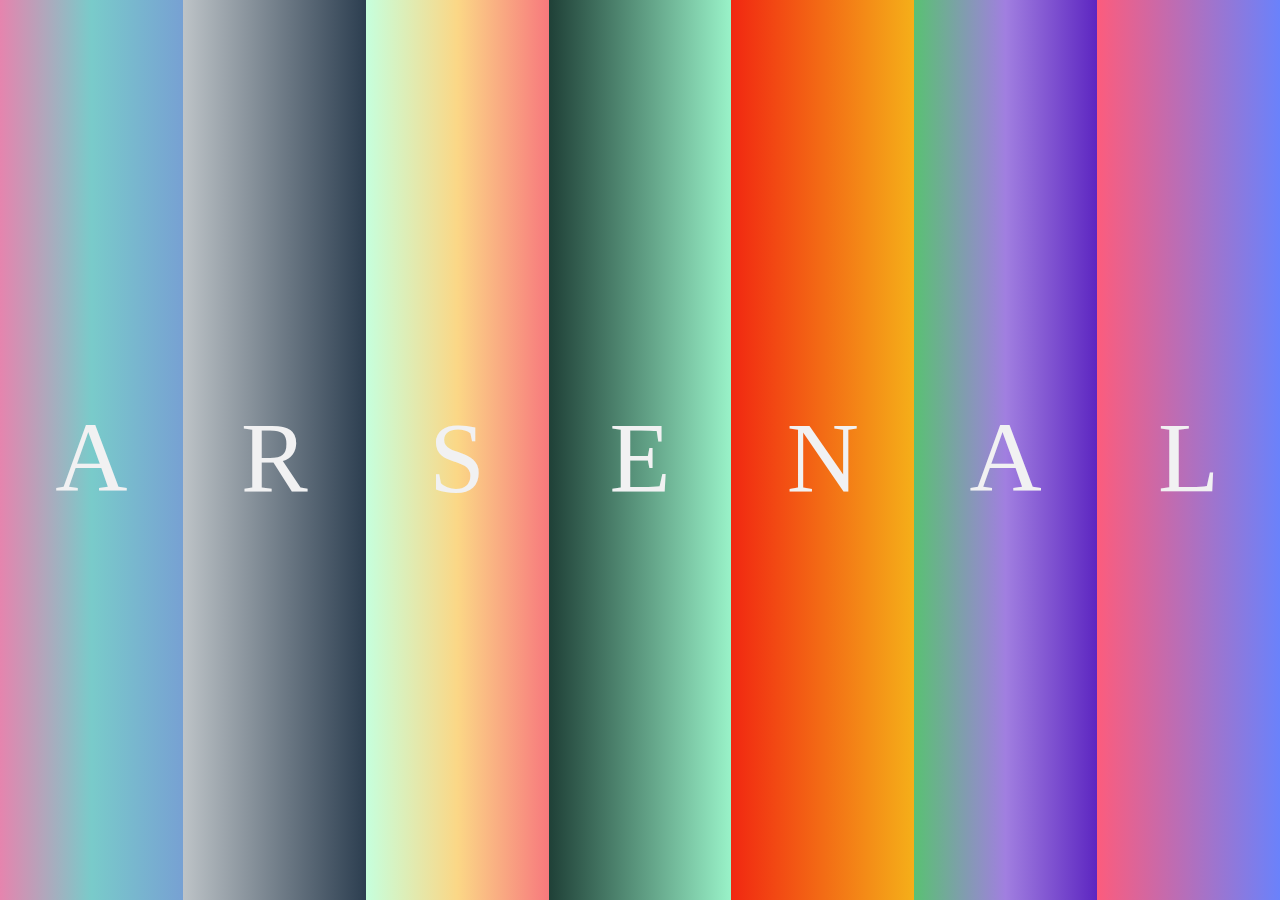
<file: gradient/index.html>
<!DOCTYPE html>
<html lang="en">
  <head>
    <meta charset="UTF-8" />
    <meta http-equiv="X-UA-Compatible" content="IE=edge" />
    <meta name="viewport" content="width=device-width, initial-scale=1.0" />
    <title>Document</title>
    <link rel="stylesheet" href="style.css" />
  </head>
  <body>
    <div class="main">
      <div class="main2">
        <div class="A"><p>A</p></div>
        <div class="R"><p>R</p></div>
        <div class="S"><p>S</p></div>
        <div class="E"><p>E</p></div>
        <div class="N"><p>N</p></div>
        <div class="A1"><p>A</p></div>
        <div class="L"><p>L</p></div>
      </div>
    </div>
  </body>
</html>
</file>
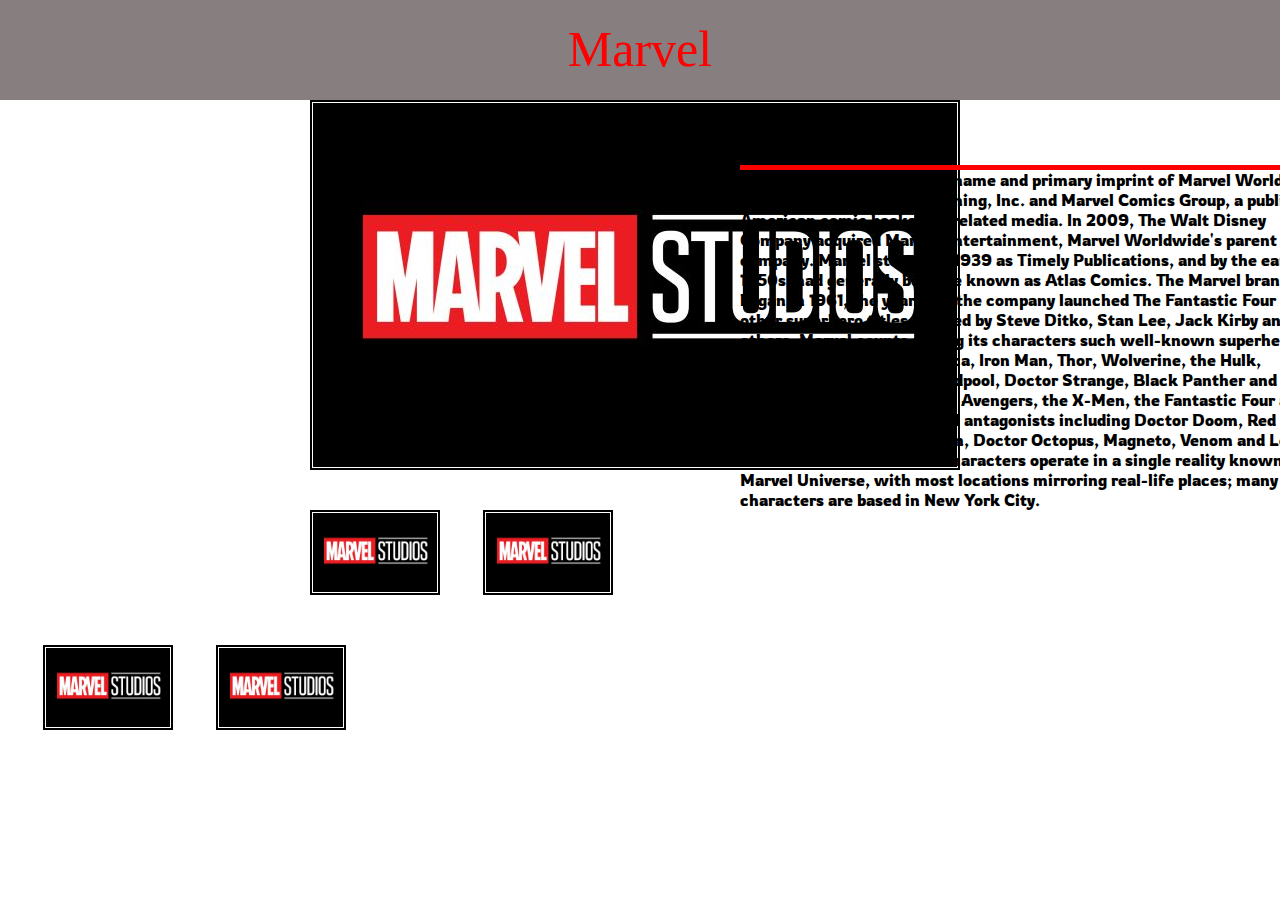
<file: Marvel/index.html>
<!DOCTYPE html>
<html lang="en">
  <head>
    <meta charset="UTF-8" />
    <meta http-equiv="X-UA-Compatible" content="IE=edge" />
    <meta name="viewport" content="width=device-width, initial-scale=1.0" />
    <title>Document</title>
    <link rel="stylesheet" href="style.css" />
  </head>
  <body>
    <div class="main">
      <div class="head">Marvel</div>
      <div class="LeftCont">
        <div class="img">
          <div class="bigImg">
            <img src="./assets/img/Marvel_Studios_logo.jpg" alt="M" />
          </div>
        </div>
        <div class="sm">
          <img src="./assets/img/Marvel_Studios_logo.jpg" alt="" />
        </div>
        <div class="sm2">
          <img src="./assets/img/Marvel_Studios_logo.jpg" alt="" />
        </div>
        <div class="sm3">
          <img src="./assets/img/Marvel_Studios_logo.jpg" alt="" />
        </div>
        <div class="sm4">
          <img src="./assets/img/Marvel_Studios_logo.jpg" alt="" />
        </div>
      </div>
      <div class="RightCont">
        <div class="text">
          <h1>About marvel</h1>
          <p>
            Marvel Comics is the brand name and primary imprint of Marvel
            Worldwide Inc., formerly Marvel Publishing, Inc. and Marvel Comics
            Group, a publisher of American comic books and related media. In
            2009, The Walt Disney Company acquired Marvel Entertainment, Marvel
            Worldwide's parent company. Marvel started in 1939 as Timely
            Publications, and by the early 1950s, had generally become known as
            Atlas Comics. The Marvel branding began in 1961, the year that the
            company launched The Fantastic Four and other superhero titles
            created by Steve Ditko, Stan Lee, Jack Kirby and many others. Marvel
            counts among its characters such well-known superheroes as
            Spider-Man, Captain America, Iron Man, Thor, Wolverine, the Hulk,
            Daredevil, Ghost Rider, Deadpool, Doctor Strange, Black Panther and
            the Punisher, such teams as the Avengers, the X-Men, the Fantastic
            Four and the Guardians of the Galaxy, and antagonists including
            Doctor Doom, Red Skull, Green Goblin, Thanos, Ultron, Doctor
            Octopus, Magneto, Venom and Loki. Most of Marvel's fictional
            characters operate in a single reality known as the Marvel Universe,
            with most locations mirroring real-life places; many major
            characters are based in New York City.
          </p>
        </div>
      </div>
    </div>
  </body>
</html>
</file>
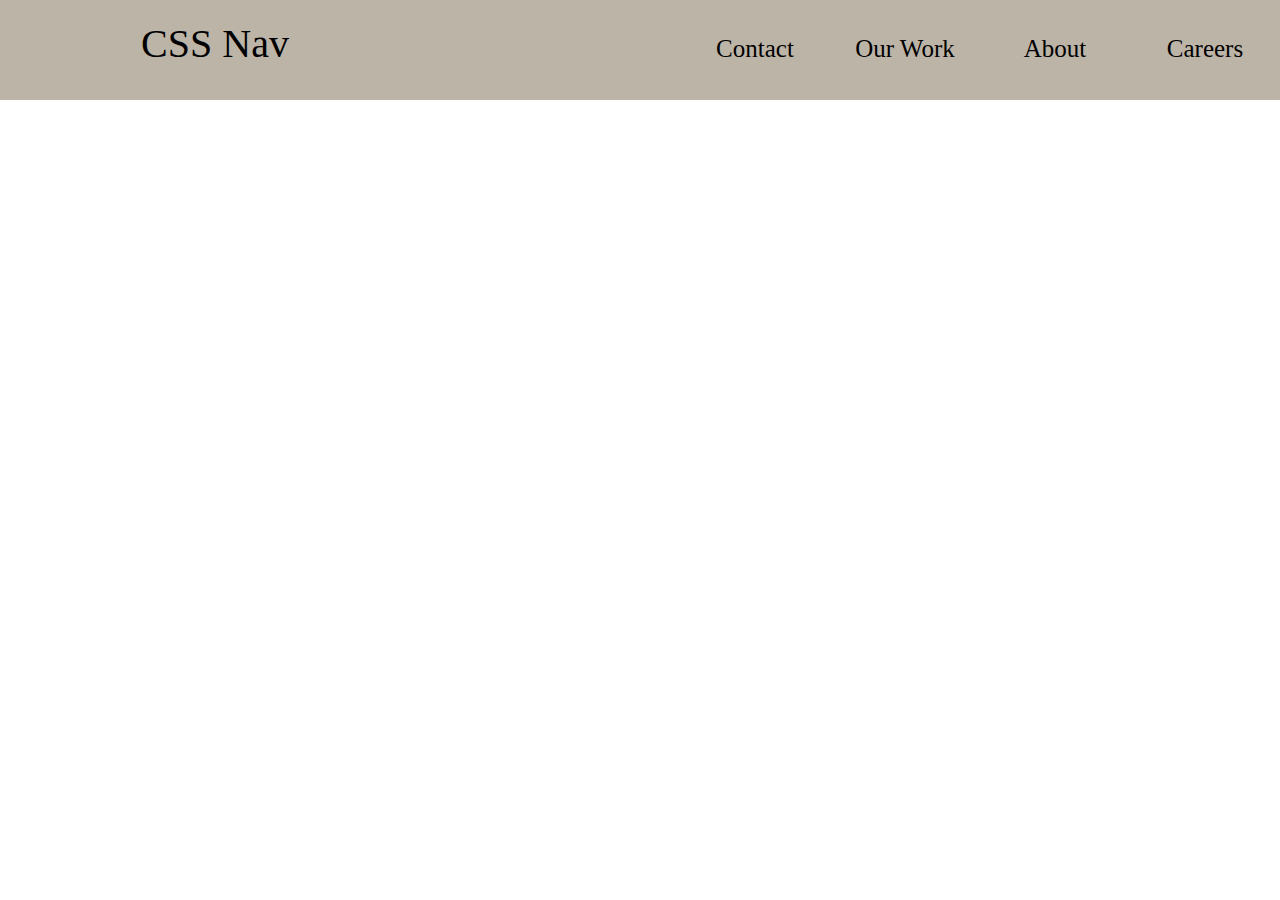
<file: menu/index.html>
<!DOCTYPE html>
<html lang="en">
  <head>
    <meta charset="UTF-8" />
    <meta http-equiv="X-UA-Compatible" content="IE=edge" />
    <meta name="viewport" content="width=device-width, initial-scale=1.0" />
    <title>Document</title>
    <link rel="stylesheet" href="style.css" />
  </head>
  <body>
    <div class="main">
      <div class="zx"><span>CSS Nav</span></div>
      <div class="flex">
        <div class="Contact">Contact</div>
        <div class="Contact">Our Work</div>
        <div class="Contact">About</div>
        <div class="Contact">Careers</div>
      </div>
    </div>
  </body>
</html>
</file>
<file: gradient/style.css>
* {
  margin: 0;
  box-sizing: border-box;
  font-size: 100px;
}

.main {
  height: 100vh;
  width: 100vw;
  background: rgb(147, 160, 123);
}

.main2 {
  display: flex;
  text-align: center;
}

.A {
  height: 100vh;
  width: 14.3%;
  background: linear-gradient(to right, #e684ae, #79cbca, #77a1d3);
}

.R {
  height: 100vh;
  width: 14.3%;
  background: linear-gradient(to right, #bdc3c7, #2c3e50);
}

.S {
  height: 100vh;
  width: 14.3%;
  background: linear-gradient(to right, #c6ffdd, #fbd786, #f7797d);
}

.E {
  height: 100vh;
  width: 14.3%;
  background: linear-gradient(to right, #1f4037, #99f2c8);
}

.N {
  height: 100vh;
  width: 14.3%;
  background: linear-gradient(to right, #f12711, #f5af19);
}

.A1 {
  height: 100vh;
  width: 14.3%;
  background: linear-gradient(to right, #59c173, #a17fe0, #5d26c1);
}

.L {
  height: 100vh;
  width: 14.3%;
  background: linear-gradient(to right, #fc5c7d, #6a82fb);
}

p {
  padding-top: 400px;
  color: #f1f1f2;
}
</file>
<file: Marvel/style.css>
* {
  margin: 0;
  box-sizing: border-box;
}

.main {
  height: 100vh;
  width: 100vw;
}

.head {
  height: 100px;
  width: 100vw;
  background: rgb(225, 192, 192);
  text-align: center;
  font-size: 50px;
  color: red;
  padding-top: 20px;
  box-sizing: border-box;
}

.LeftCont {
  height: 89.5vh;
  width: 50vw;
  background: white;
  box-sizing: border-box;
  float: left;
}

.LeftCont img {
  border: thick double #000000;
}

.img {
  height: 360px;
  width: 640px;
  box-sizing: border-box;
  padding-left: 310px;
}

.bigImg {
  height: 360px;
  width: 640px;
}

.sm img {
  height: 85px;
  width: 130px;
  float: left;
  margin-left: 310px;
  margin-top: 50px;
}

.sm2 img {
  height: 85px;
  width: 130px;
  float: left;
  margin-left: 43px;
  margin-top: 50px;
}

.sm3 img {
  height: 85px;
  width: 130px;
  float: left;
  margin-left: 43px;
  margin-top: 50px;
}

.sm4 img {
  height: 85px;
  width: 130px;
  float: left;
  margin-left: 43px;
  margin-top: 50px;
}

.RightCont {
  height: 89.5vh;
  width: 50vw;
  float: left;
}

.text {
  padding-top: 25px;
  padding-left: 100px;
  font-family: Rowdies;
}

p {
  width: 600px;
  border-top: 5px solid red;
}

@font-face {
  font-family: Rowdies;
  src: url(./assets/fonts/Rowdies-Regular.ttf);
}

img:hover {
  background-color: blueviolet;
}

p:hover {
  background-color: rgb(36, 134, 77);
}

.head:hover {
  background: rgb(135, 126, 127);
}

h1:hover {
  background-color: rgb(146, 135, 150);
}
</file>
<file: menu/style.css>
* {
  margin: 0;
  text-align: center;
  box-sizing: border-box;
}

.main {
  height: 100px;
  width: 100vw;
  background: rgb(188, 180, 167);
  float: left;
}
.zx {
  height: 100px;
  width: 430px;
  padding-top: 20px;
  float: left;
  font-size: 40px;
}

.flex {
  display: flex;
  justify-content: flex-end;
  font-size: 25px;
}

.flex div {
  padding-top: 35px;
}

.Contact {
  height: 100px;
  width: 150px;
}

.Contact {
  cursor: pointer;
  transition: 0.5s linear all;
}

.Contact:hover {
  background: brown;
  color: #ccc;
}
</file>
